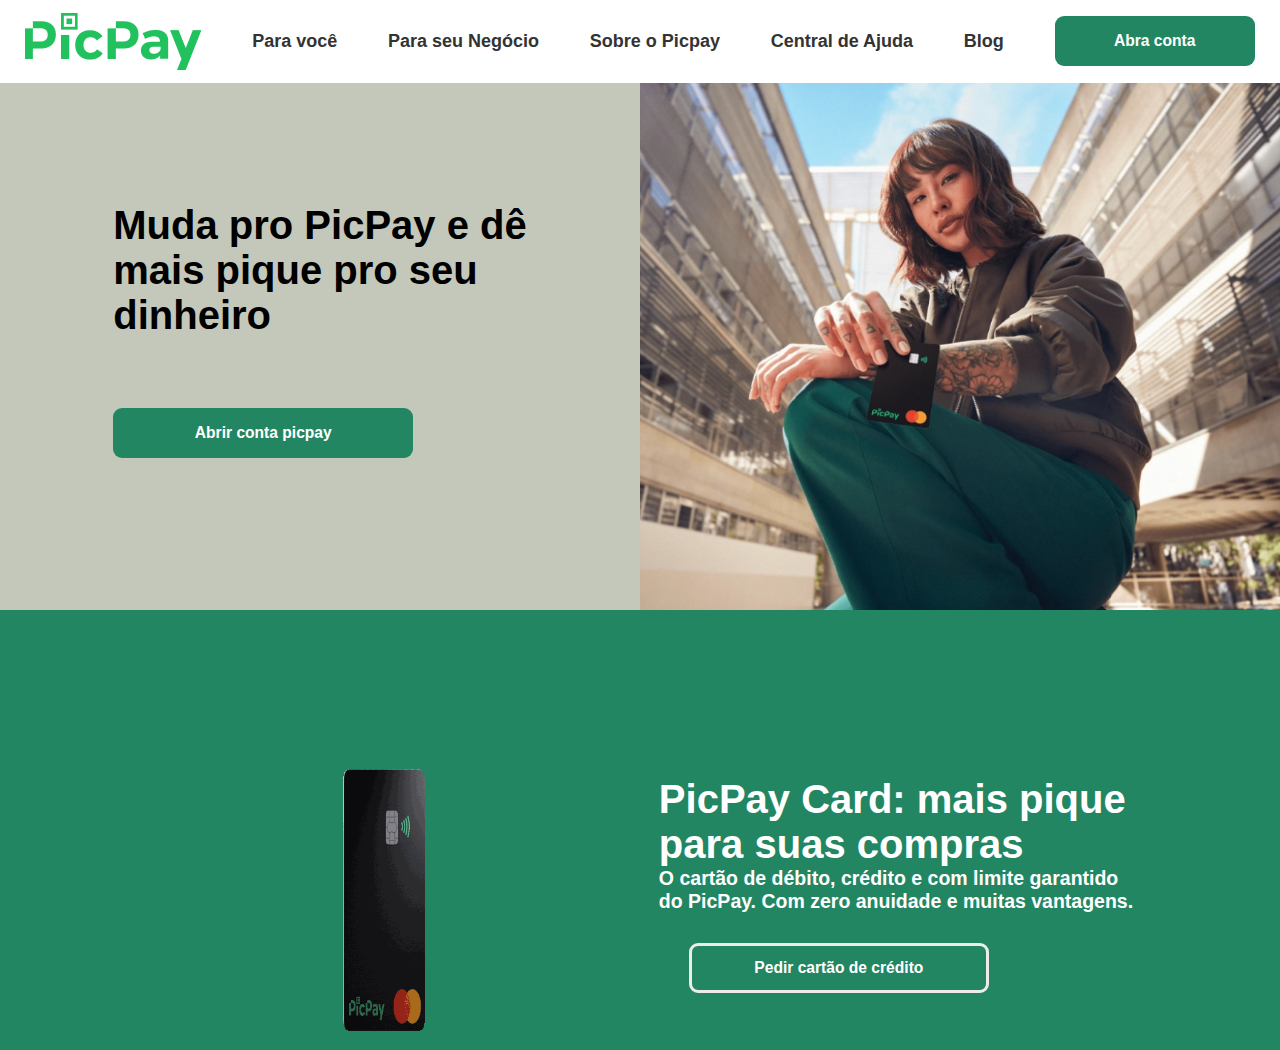
<file: index.html>
<!DOCTYPE html>
<html lang="pt-br">
<head>
    <meta charset="UTF-8">
    <meta name="viewport" content="width=device-width, initial-scale=1.0">
    <title>clone_picpay</title>
    <link rel="stylesheet" href="picpay.css">
</head>
<body>
<header>


  <div class="header">

        <div class="box1">
          <img src="logo.png">
        </div>
        
          <div class="box1">
            <a>Para você</a>
          </div>
          <div class="box1">
            <a>Para seu Negócio</a>
          </div>
          <div class="box1">
            <a>Sobre o Picpay</a>
          </div>
          <div class="box1">
            <a>Central de Ajuda</a>
          </div>
          <div class="box1">
            <a>Blog</a>
          </div>
       
          <div class="botao0">
            <button class="botao_abra"><h3>Abra conta</h3></button>
          </div>
       
       

  </div>


</header>

<div class="container_superior">
  <div class="primeiro_box">
    <div class="primeira_frase">
        <h1>
          Muda pro PicPay e dê<br>
          mais pique pro seu<br>
          dinheiro<br>
        </h1>
        <div class="bota1">
          <button class="botao"><h3>Abrir conta picpay</h3></button>
     </div>
    </div>


  </div>

  
    <img src="foto-principal.png" class="imagem_moca">
    </div>
 

<div class="container_inferior">
   <div class="segundo_box">
    <img src="cartao-animado_novo.gif" class="imagem_gif">
   </div>
  <div class="segundo_box">
  <div class="texto2">
  
       <h1>
          PicPay Card: mais pique<br>
          para suas compras<br>
       </h1>
       <h2>
          O cartão de débito, crédito e com limite garantido<br>
          do PicPay. Com zero anuidade e muitas vantagens.<br>
       </h2>
    <div class="botao2">
       <button class="botao02"><h3>Pedir cartão de crédito</h3></button>
    </div>
  </div>
  </div>
</div>
</body>
</html>
</file>
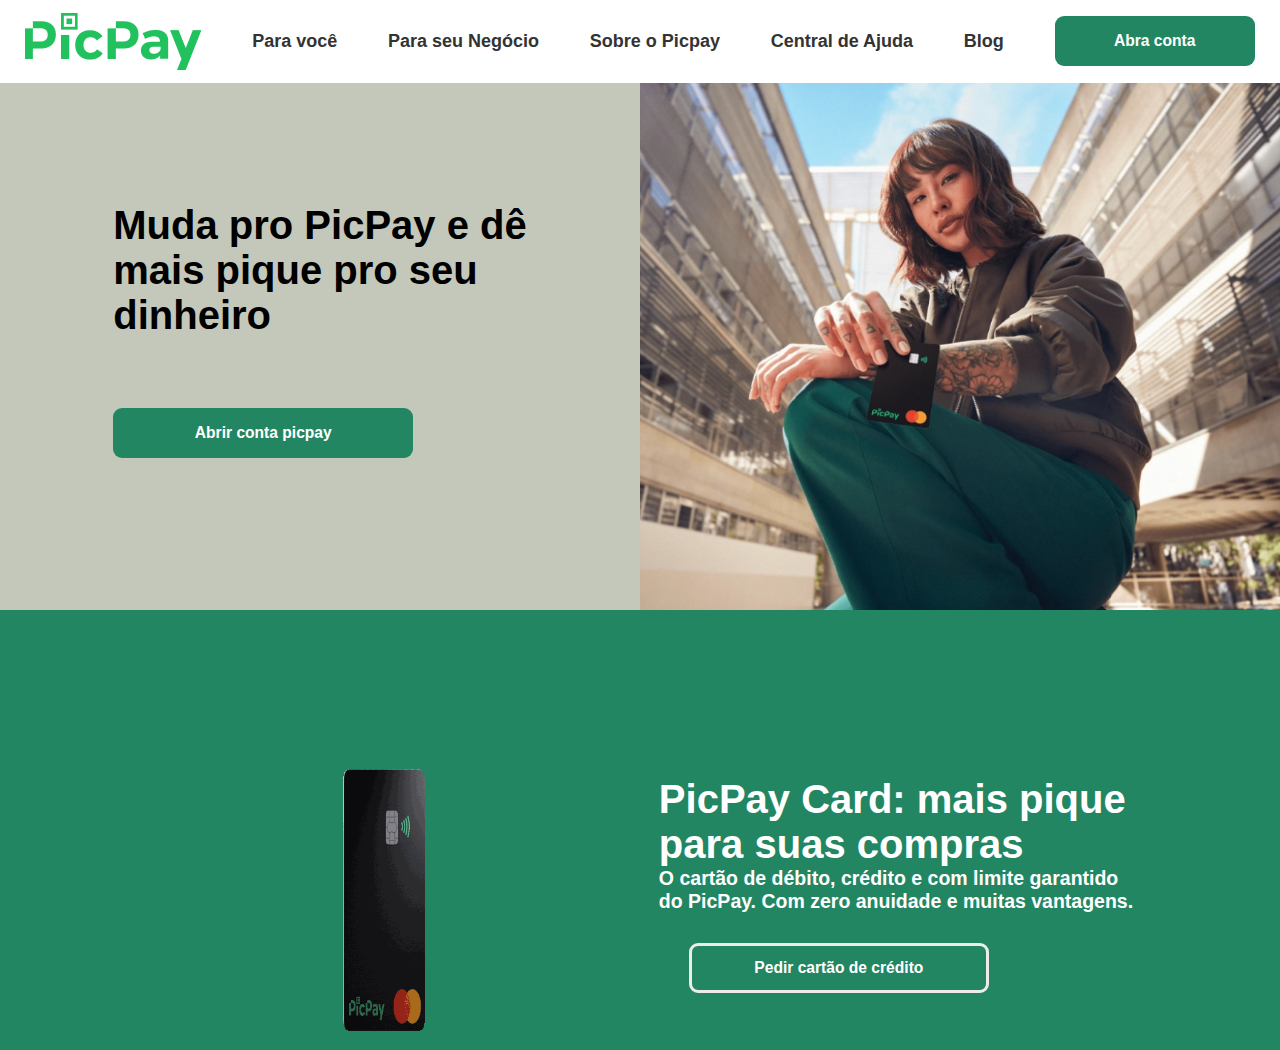
<file: picpay.html>
<!DOCTYPE html>
<html lang="pt-br">
<head>
    <meta charset="UTF-8">
    <meta name="viewport" content="width=device-width, initial-scale=1.0">
    <title>clone_picpay</title>
    <link rel="stylesheet" href="picpay.css">
</head>
<body>
<header>


  <div class="header">

        <div class="box1">
          <img src="logo.png">
        </div>
        
          <div class="box1">
            <a>Para você</a>
          </div>
          <div class="box1">
            <a>Para seu Negócio</a>
          </div>
          <div class="box1">
            <a>Sobre o Picpay</a>
          </div>
          <div class="box1">
            <a>Central de Ajuda</a>
          </div>
          <div class="box1">
            <a>Blog</a>
          </div>
       
          <div class="botao0">
            <button class="botao_abra"><h3>Abra conta</h3></button>
          </div>
       
       

  </div>


</header>

<div class="container_superior">
  <div class="primeiro_box">
    <div class="primeira_frase">
        <h1>
          Muda pro PicPay e dê<br>
          mais pique pro seu<br>
          dinheiro<br>
        </h1>
        <div class="bota1">
          <button class="botao"><h3>Abrir conta picpay</h3></button>
     </div>
    </div>


  </div>

  
    <img src="foto-principal.png" class="imagem_moca">
    </div>
 

<div class="container_inferior">
   <div class="segundo_box">
    <img src="cartao-animado_novo.gif" class="imagem_gif">
   </div>
  <div class="segundo_box">
  <div class="texto2">
  
       <h1>
          PicPay Card: mais pique<br>
          para suas compras<br>
       </h1>
       <h2>
          O cartão de débito, crédito e com limite garantido<br>
          do PicPay. Com zero anuidade e muitas vantagens.<br>
       </h2>
    <div class="botao2">
       <button class="botao02"><h3>Pedir cartão de crédito</h3></button>
    </div>
  </div>
  </div>
</div>
</body>
</html>
</file>
<file: picpay.css>
* {
  margin: 0;
  padding: 0;
}
body {
  box-sizing: border-box; 
  color:black;
  display: flex;
  justify-content: center;
  flex-direction: column;
}

.header {
  position: fixed;
  color: #333333;
  background-color:white;
  padding: 1% 0% ;
  width:100%;
  font-size: 18px;
  font-weight: bold;
  font-family: 'Inter', sans-serif;
  display: flex;
  flex-direction: row;
  justify-content: space-around;
  align-items: center;
}
.botao0{
  justify-content: flex-end;
}

.botao_abra{
  box-sizing: border-box;
  border: none;
  width: 200px;
  height: 50px;
  background-color: #238662;
  color: white;
  cursor: pointer;
  transition: 0.7s;
  border-radius: 9px;
}

.botao_abra:hover{
  background-color:#30c58e ;
  border: #ececec 3px solid;
  color: rgb(195, 236, 236);
  border-radius: 9px;
}

.box1{
  display: flex;
  cursor: pointer;
}

.container_superior{
  width:100%;
  height: 700px ;   
  margin-top: 50px;
  padding: 0px;
  display: flex;
  flex-direction: row;
  font-family: Arial, Helvetica, sans-serif;
  background-color: #238662;
}

.primeiro_box {
  display: flex;
  width: 50%;
  height: 80%;
  background-color: #C4C8BA;
  flex-direction: column;
  justify-content:center;
  align-items: center;
  align-content: stretch;
}

.primeira_frase {
  font-size: 20px;
  justify-content: flex-end;
}

.primeira_frase h1 {
  margin-bottom: 70px;
}

.botao1{
  align-items: flex-end;
}

.botao{
  box-sizing: border-box;
  border: none;
  width: 300px;
  height: 50px;
  background-color: #238662;
  color: white;
  cursor: pointer;
  transition: 0.7s;
  border-radius: 9px;
}

.botao:hover {
  background-color:#30c58e ;
  border: #ececec 3px solid;
  color: rgb(195, 236, 236);
  border-radius: 9px;
}

.imagem_moca {
  width: 50%;
  height: 80%;
}

.container_inferior{
  width:100%;
  height: 60% ;   
  display: flex;
  align-items: center;
  justify-content: center;
  flex-direction: row;
  font-family: Arial, Helvetica, sans-serif;
  background-color:#238662;
  color: white;
}

.segundo_box{
display: flex;
width: 40%;
background-color: #238662;
flex-direction: column;
align-items: center;
align-content: stretch;

}

/* display: flex;
  width: 50%;
  background-color: #C4C8BA;
  flex-direction: column;
  justify-content:center;
  align-items: center;
  align-content: stretch;*/
.texto2{
  font-size: 13px;
  justify-content: space-around;
}

h1 {
  font-size: 40px;
  
}

h2 {
font-family: 'Optima', sans-serif;

}

.botao2{
align-items: flex-end;
padding: 30px;
}
  
.botao02{
box-sizing: border-box;
border: #ececec 3px solid;
width: 300px;
height: 50px;
background-color: #238662;
color: white;
cursor: pointer;
transition: 0.7s;
border-radius: 9px;
}
  
.botao02:hover {
  background-color:#30c58e ;
  border: #ececec 3px solid;
  color: rgb(195, 236, 236);
  border-radius: 9px;
}

.imagem_gif {
  width: 300px;
}



    /*
display: flex;
width: 600px;
height: 330px ;
background-color: #C4C8BA;
align-items: stretch;
flex-direction: column;
padding: 180px;
justify-content:center;
//*
</file>
